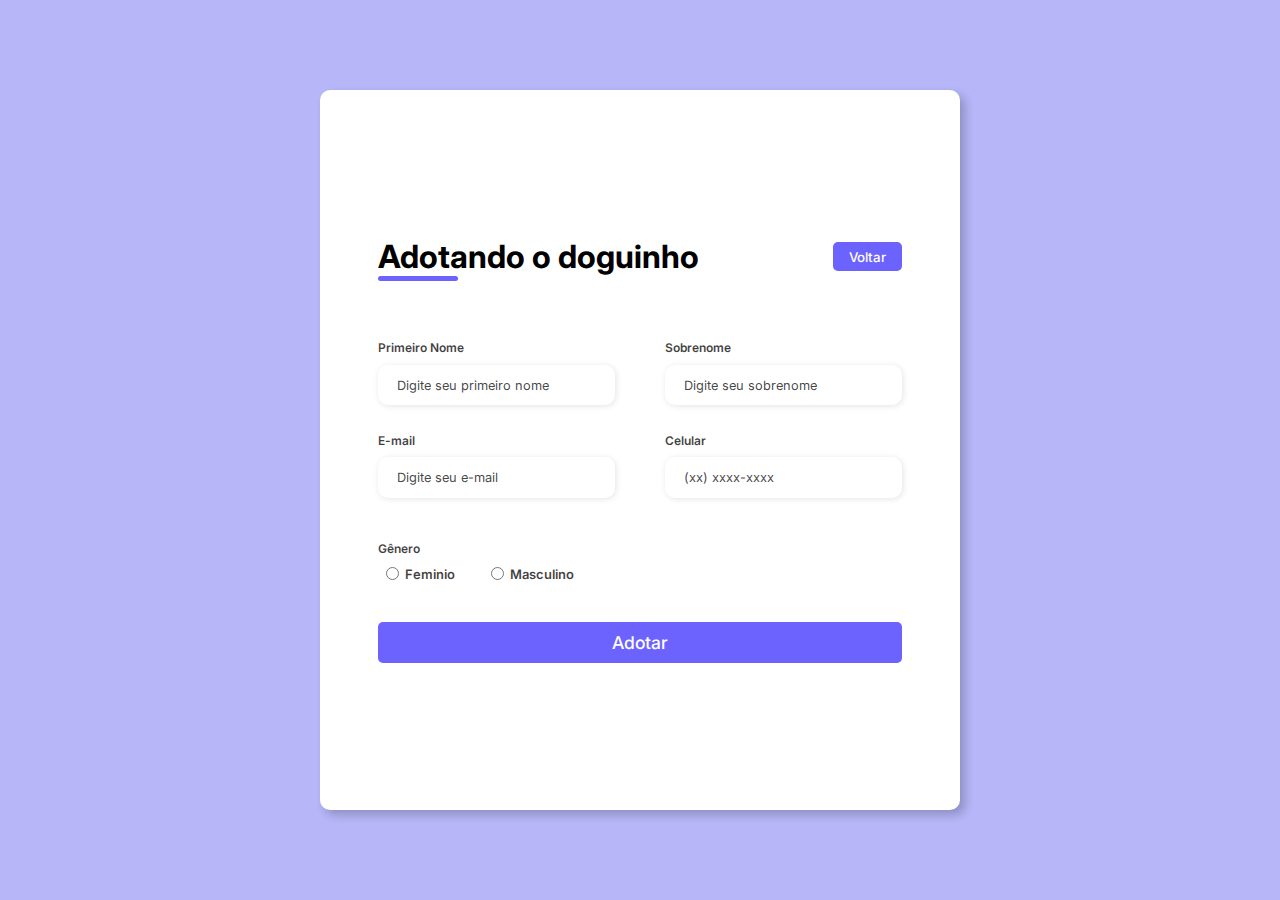
<file: formulario-page.html>
<!DOCTYPE html>
<html lang="pt-br">
  <head>
    <meta charset="UTF-8" />
    <meta http-equiv="X-UA-Compatible" content="IE=edge" />
    <meta name="viewport" content="width=device-width, initial-scale=1.0" />
    <link
      rel="icon"
      type="image/png"
      sizes="32x32"
      href="components/assets/images/dog.png"
    />
    <link
      rel="stylesheet"
      href="https://cdnjs.cloudflare.com/ajax/libs/animate.css/4.1.1/animate.min.css"
    />
    <link
      rel="stylesheet"
      href="components/assets/formulario-page-css/formulario-page.css"
    />
    <script src="components/JS/formulario-page.js" defer></script>
    <title>Formulário</title>
  </head>

  <body>
    <div id="fade" class="hide">
      <div id="message" class="hide">
        <div class="alert alert-light" role="alert">
          <h3>Por Favor comparecer a ONG</h3>
          <p class="pMessage">
            Compareça na nossa ONG e venha conhecer o seu melhor amigo
          </p>
          <button id="close-message" type="button" class="btn btn-secondary">
            Fechar
          </button>
        </div>
      </div>
    </div>
    <div class="container">
      <div class="form-image">
        <img
          src="components/assets/images/cachorrinho-fofo-se-passando-por-um-empresario_23-2148985938.webp"
          alt=""
        />
      </div>
      <div class="form">
        <form class="address-from">
          <div class="form-header">
            <div class="title">
              <h1>Adotando o doguinho</h1>
            </div>
            <div class="login-button">
              <button><a href="pets-page.html">Voltar</a></button>
            </div>
          </div>

          <div class="input-group">
            <div class="input-box">
              <label for="firstname">Primeiro Nome</label>
              <input
                id="firstname"
                type="text"
                name="firstname"
                placeholder="Digite seu primeiro nome"
                required
              />
            </div>

            <div class="input-box">
              <label for="lastname">Sobrenome</label>
              <input
                id="lastname"
                type="text"
                name="lastname"
                placeholder="Digite seu sobrenome"
                required
              />
            </div>
            <div class="input-box">
              <label for="email">E-mail</label>
              <input
                id="email"
                type="email"
                name="email"
                placeholder="Digite seu e-mail"
                required
              />
            </div>

            <div class="input-box">
              <label for="number">Celular</label>
              <input
                id="number"
                type="tel"
                name="number"
                placeholder="(xx) xxxx-xxxx"
                required
              />
            </div>
          </div>

          <div class="gender-inputs">
            <div class="gender-title">
              <h6>Gênero</h6>
            </div>

            <div class="gender-group">
              <div class="gender-input">
                <input id="female" type="radio" name="gender" />
                <label for="female">Feminio</label>
              </div>

              <div class="gender-input box">
                <input id="male" type="radio" name="gender" />
                <label for="male">Masculino</label>
              </div>
            </div>
          </div>
          <div class="continue-button">
            <button class="button">Adotar</button>
          </div>
        </form>
      </div>
    </div>
  </body>
</html>
</file>
<file: components/assets/formulario-page-css/formulario-page.css>
@import url('https://fonts.googleapis.com/css2?family=Inter:wght@200;300;400;500&family=Open+Sans:wght@300;400;500;600&display=swap');
* {
    padding: 0;
    margin: 0;
    box-sizing: border-box;
    font-family: 'Inter', sans-serif;
}

body {
    width: 100%;
    height: 100vh;
    display: flex;
    justify-content: center;
    align-items: center;
    background: #0c0ce94d;
}

.container {
    width: 80%;
    height: 80vh;
    display: flex;
    box-shadow: 5px 5px 10px rgba(0, 0, 0, 0.212);
    border-radius: 10px;
    background-color: rgb(255, 255, 255);
    padding: 10px;

    animation: backInLeft;
    animation-duration: 1s;
}

.form-image {
    width: 50%;
    display: flex;
    justify-content: center;
    align-items: center;

    padding: 1rem;
    border-radius: 10px;
}

.form-image img {
    width: 106%;
    height: 105%;
    margin-left: .01rem;
    border-radius: 10px;
}

.form {
    width: 50%;
    display: flex;
    flex-direction: column;
    justify-content: center;
    align-items: center;
    background-color: #fff;
    padding: 3rem;
    border-radius: 10px;
}

.form-header {
    margin-bottom: 3rem;
    display: flex;
    justify-content: space-between;
}

.login-button {
    display: flex;
    align-items: center;
}

.login-button button {
    border: none;
    background-color: #6c63ff;
    padding: 0.4rem 1rem;
    border-radius: 5px;
    cursor: pointer;
}

.login-button button:hover {
    background-color: #6b63fff1;
}

.login-button button a {
    text-decoration: none;
    font-weight: 500;
    color: #fff;
}

.form-header h1::after {
    content: '';
    display: block;
    width: 5rem;
    height: 0.3rem;
    background-color: #6c63ff;
    margin: 0 auto;
    position: absolute;
    border-radius: 10px;
}

.input-group {
    display: flex;
    flex-wrap: wrap;
    justify-content: space-between;
    padding: 1rem 0;
}

.input-box {
    display: flex;
    flex-direction: column;
    margin-bottom: 1.1rem;
}

.input-box input {
    margin: 0.6rem 0;
    padding: 0.8rem 1.2rem;
    border: none;
    border-radius: 10px;
    box-shadow: 1px 1px 6px #0000001c;
    font-size: 0.8rem;
}

.input-box input:hover {
    background-color: #eeeeee75;
}

.input-box input:focus-visible {
    outline: 1px solid #6c63ff;
}

.input-box label,
.gender-title h6 {
    font-size: 0.75rem;
    font-weight: 600;
    color: #000000c0;
}

.input-box input::placeholder {
    color: #000000be;
}

.gender-group {
    display: flex;
    justify-content: space-between;
    margin-top: 0.62rem;
    padding: 0 .5rem;
}

.gender-input {
    display: flex;
    align-items: center;
    
}

.box {
    margin-right: 20rem;
}

.gender-input input {
    margin-right: 0.35rem;
}

.gender-input label {
    font-size: 0.81rem;
    font-weight: 600;
    color: #000000c0;
}

.continue-button button {
    width: 100%;
    margin-top: 2.5rem;
    border: none;
    background-color: #6c63ff;
    color: white;
    font-size: 1.1rem;
    font-weight: 500;
    padding: 0.62rem;
    border-radius: 5px;
    cursor: pointer;
}

.continue-button button:hover {
    background-color: #6b63fff1;
}

.continue-button button a {
    text-decoration: none;
    font-size: 0.93rem;
    font-weight: 500;
    color: #fff;
}

@media screen and (max-width: 1330px) {
    .form-image {
        display: none;
    }
    .container {
        width: 50%;
    }
    .form {
        width: 100%;
    }
}

@media screen and (max-width: 1064px) {
    .container {
        width: 90%;
        height: auto;
    }
    .input-group {
        flex-direction: column;
        z-index: 5;
        padding-right: 5rem;
        max-height: 10rem;
        overflow-y: scroll;
        flex-wrap: nowrap;
    }
    .gender-inputs {
        margin-top: 2rem;
    }
    .gender-group {
        flex-direction: column;
    }
    .gender-title h6 {
        margin: 0;
    }
    .gender-input {
        margin-top: 0.5rem;
    }
}

#fade {
    position: fixed;
    top: 0;
    left: 0;
    width: 100%;
    height: 100%;
    background-color: rgba(228, 214, 214, 0.6);
    display: flex;
    align-items: center;
    justify-content: center;
    z-index: 10;
    /* para ficar a frente de qualquer coisa */
}


#fade .spinner-border {
    width: 60px;
    height: 60px;
}

.hide {
    display: none !important;
}

#message {
    width: 40%;
}

.alert {
    height: 12rem;
    border-radius: 12px;
    display: flex;
    align-items: center;
    justify-content: center;
    flex-direction: column;
    color: #636464;
    background-color: #ffffff;
    position: relative;
}

.btn {
    margin-top: 1.2rem;
    width: 64%;
    border: none;
    background-color: #6c63ff;
    padding: 0.62rem;
    border-radius: 5px;
    cursor: pointer;
}

.btn:hover {
    background-color: #6b63fff1;
}

.pMessage {
    border-bottom: 1px solid #333;
    text-align: center;
    padding: 1.2rem 2rem;
}
</file>
